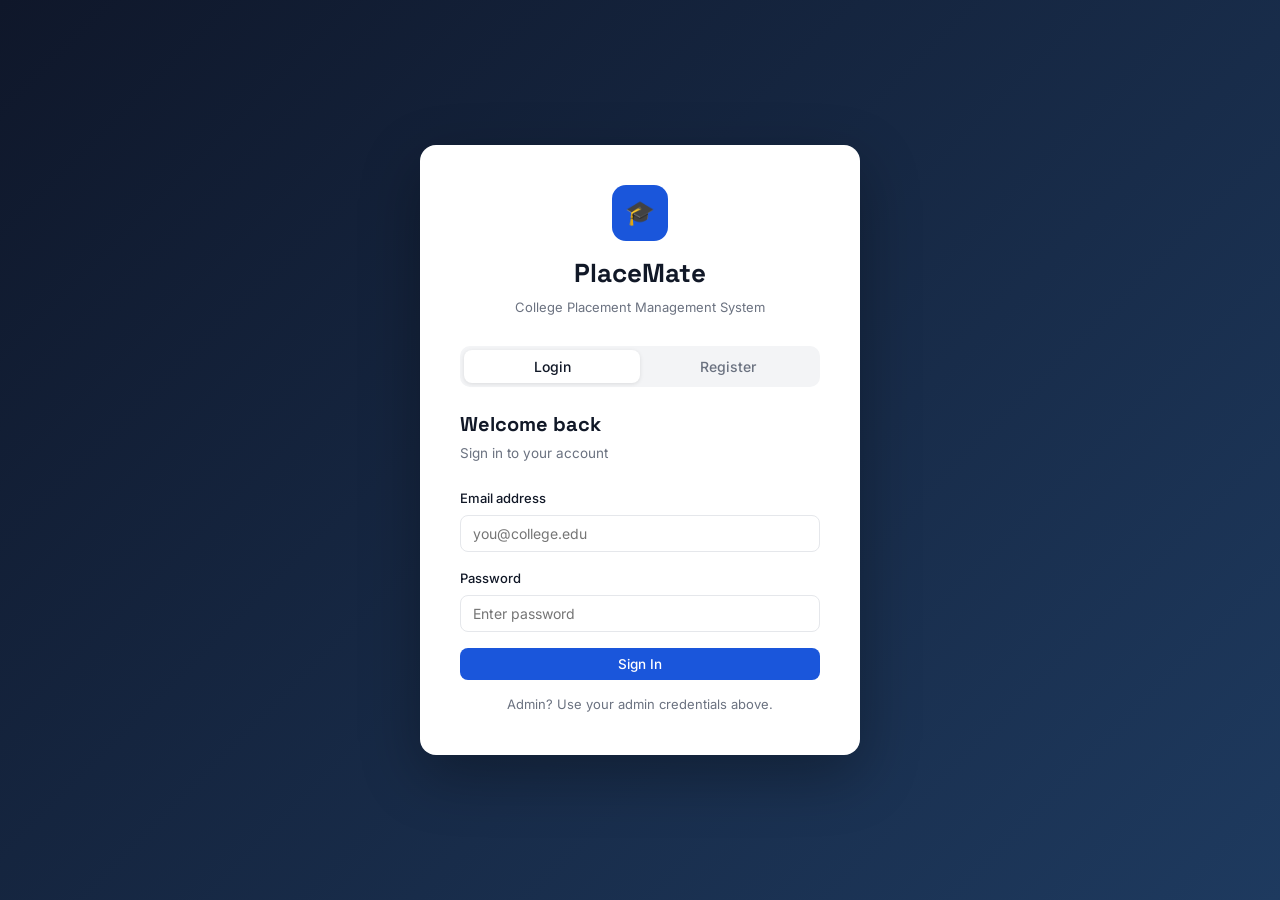
<file: index.html>
<!DOCTYPE html>
<html lang="en">
<head>
    <meta charset="UTF-8">
    <meta name="viewport" content="width=device-width, initial-scale=1.0">
    <title>PlaceMate — Login</title>
    <link rel="stylesheet" href="css/style.css">
    <style>
        .tab-bar {
            display: flex;
            background: #f3f4f6;
            border-radius: 10px;
            padding: 4px;
            margin-bottom: 24px;
        }
        .tab-btn {
            flex: 1; padding: 8px;
            border: none; background: none;
            border-radius: 8px; font-size: 14px;
            font-family: inherit; font-weight: 500;
            cursor: pointer; color: var(--text-muted);
            transition: all .15s;
        }
        .tab-btn.active {
            background: var(--surface);
            color: var(--text);
            box-shadow: 0 1px 4px rgba(0,0,0,.1);
        }
        .tab-pane { display: none; }
        .tab-pane.active { display: block; }
    </style>
</head>
<body>
<div class="auth-page">
    <div class="auth-card">
        <div class="auth-logo">
            <div class="logo-icon">🎓</div>
            <div class="brand-name">PlaceMate</div>
            <div class="brand-sub">College Placement Management System</div>
        </div>

        <!-- Tab Bar -->
        <div class="tab-bar">
            <button class="tab-btn active" onclick="switchTab('login')">Login</button>
            <button class="tab-btn" onclick="switchTab('register')">Register</button>
        </div>

        <!-- Login Tab -->
        <div class="tab-pane active" id="tab-login">
            <h2>Welcome back</h2>
            <p class="sub">Sign in to your account</p>
            <form id="login-form">
                <div class="form-group">
                    <label>Email address</label>
                    <input type="email" id="login-email" placeholder="you@college.edu" required>
                </div>
                <div class="form-group">
                    <label>Password</label>
                    <input type="password" id="login-password" placeholder="Enter password" required>
                </div>
                <button type="submit" class="btn btn-primary" style="width:100%;justify-content:center;">
                    Sign In
                </button>
            </form>
            <div style="margin-top:14px;text-align:center;font-size:13px;color:var(--text-muted);">
                Admin? Use your admin credentials above.
            </div>
        </div>

        <!-- Register Tab (Students only) -->
        <div class="tab-pane" id="tab-register">
            <h2>Create account</h2>
            <p class="sub">Register as a student</p>
            <form id="register-form">
                <div class="form-row">
                    <div class="form-group">
                        <label>Full Name</label>
                        <input type="text" id="reg-name" placeholder="Your full name" required>
                    </div>
                    <div class="form-group">
                        <label>Roll Number</label>
                        <input type="text" id="reg-roll" placeholder="22ECE001" required>
                    </div>
                </div>
                <div class="form-group">
                    <label>Email address</label>
                    <input type="email" id="reg-email" placeholder="you@college.edu" required>
                </div>
                <div class="form-group">
                    <label>Password</label>
                    <input type="password" id="reg-password" placeholder="Create a password" required>
                </div>
                <div class="form-row">
                    <div class="form-group">
                        <label>Branch</label>
                        <select id="reg-branch" required>
                            <option value="">Select branch</option>
                            <option>CSE</option>
                            <option>ECE</option>
                            <option>EEE</option>
                            <option>ME</option>
                            <option>CE</option>
                            <option>IT</option>
                        </select>
                    </div>
                    <div class="form-group">
                        <label>Year</label>
                        <select id="reg-year" required>
                            <option value="">Select year</option>
                            <option>1st Year</option>
                            <option>2nd Year</option>
                            <option>3rd Year</option>
                            <option>4th Year</option>
                        </select>
                    </div>
                </div>
                <button type="submit" class="btn btn-primary" style="width:100%;justify-content:center;">
                    Create Account
                </button>
            </form>
        </div>
    </div>
</div>

<script src="js/api.js"></script>
<script>
    // Redirect if already logged in
    if (isLoggedIn()) {
        const role = getRole();
        window.location.href = role === 'ADMIN' ? 'pages/admin-dashboard.html' : 'pages/student-dashboard.html';
    }

    function switchTab(tab) {
        document.querySelectorAll('.tab-btn').forEach((b, i) =>
            b.classList.toggle('active', (tab === 'login' && i === 0) || (tab === 'register' && i === 1)));
        document.querySelectorAll('.tab-pane').forEach(p => p.classList.remove('active'));
        document.getElementById('tab-' + tab).classList.add('active');
    }

    document.getElementById('login-form').addEventListener('submit', async (e) => {
        e.preventDefault();
        const btn = e.target.querySelector('button');
        btn.disabled = true; btn.textContent = 'Signing in…';
        try {
            const data = await Auth.login(
                document.getElementById('login-email').value,
                document.getElementById('login-password').value
            );
            saveAuth(data);
            showToast('Welcome back!', 'success');
            setTimeout(() => {
                window.location.href = data.role === 'ADMIN'
                    ? 'pages/admin-dashboard.html'
                    : 'pages/student-dashboard.html';
            }, 600);
        } catch (err) {
            showToast(err.message, 'error');
            btn.disabled = false; btn.textContent = 'Sign In';
        }
    });

    document.getElementById('register-form').addEventListener('submit', async (e) => {
        e.preventDefault();
        const btn = e.target.querySelector('button');
        btn.disabled = true; btn.textContent = 'Creating account…';
        try {
            const data = await Auth.register({
                fullName:   document.getElementById('reg-name').value,
                rollNumber: document.getElementById('reg-roll').value,
                email:      document.getElementById('reg-email').value,
                password:   document.getElementById('reg-password').value,
                branch:     document.getElementById('reg-branch').value,
                year:       document.getElementById('reg-year').value,
            });
            saveAuth(data);
            showToast('Account created!', 'success');
            setTimeout(() => window.location.href = 'pages/student-dashboard.html', 600);
        } catch (err) {
            showToast(err.message, 'error');
            btn.disabled = false; btn.textContent = 'Create Account';
        }
    });
</script>
</body>
</html>
</file>
<file: css/style.css>
@import url('https://fonts.googleapis.com/css2?family=Inter:wght@300;400;500;600;700&family=Space+Grotesk:wght@500;600;700&display=swap');

:root {
    --primary: #1a56db;
    --primary-dark: #1341a8;
    --primary-light: #ebf0fe;
    --success: #0e9f6e;
    --warning: #d97706;
    --danger: #e02424;
    --shortlisted: #6366f1;
    --selected: #0e9f6e;
    --rejected: #e02424;
    --applied: #1a56db;
    --bg: #f5f7fa;
    --surface: #ffffff;
    --border: #e5e7eb;
    --text: #111827;
    --text-muted: #6b7280;
    --sidebar-bg: #0f172a;
    --sidebar-text: #94a3b8;
    --sidebar-active: #1a56db;
    --radius: 10px;
    --shadow: 0 1px 3px rgba(0,0,0,.08), 0 4px 12px rgba(0,0,0,.06);
}

* { box-sizing: border-box; margin: 0; padding: 0; }

body {
    font-family: 'Inter', sans-serif;
    background: var(--bg);
    color: var(--text);
    font-size: 14px;
    line-height: 1.6;
}

h1, h2, h3, h4 { font-family: 'Space Grotesk', sans-serif; line-height: 1.3; }

a { color: var(--primary); text-decoration: none; }

/* ── Layout ──────────────────────────────────────────────── */
.app-layout {
    display: flex;
    min-height: 100vh;
}

.sidebar {
    width: 240px;
    background: var(--sidebar-bg);
    position: fixed;
    top: 0; left: 0; bottom: 0;
    display: flex;
    flex-direction: column;
    z-index: 100;
    overflow-y: auto;
}

.sidebar-logo {
    padding: 24px 20px 20px;
    border-bottom: 1px solid rgba(255,255,255,.06);
}

.sidebar-logo .brand {
    font-family: 'Space Grotesk', sans-serif;
    font-size: 20px;
    font-weight: 700;
    color: #fff;
    display: flex;
    align-items: center;
    gap: 10px;
}

.sidebar-logo .brand-dot {
    width: 28px; height: 28px;
    background: var(--primary);
    border-radius: 8px;
    display: flex; align-items: center; justify-content: center;
    font-size: 14px;
}

.sidebar-role {
    font-size: 11px;
    color: var(--sidebar-text);
    margin-top: 4px;
    text-transform: uppercase;
    letter-spacing: .5px;
}

.sidebar-nav {
    padding: 12px 12px;
    flex: 1;
}

.sidebar-nav .nav-section {
    font-size: 10px;
    text-transform: uppercase;
    letter-spacing: 1px;
    color: #475569;
    padding: 16px 8px 6px;
    font-weight: 600;
}

.sidebar-nav a {
    display: flex;
    align-items: center;
    gap: 10px;
    padding: 9px 10px;
    border-radius: 8px;
    color: var(--sidebar-text);
    font-size: 13.5px;
    font-weight: 500;
    transition: all .15s;
    margin-bottom: 2px;
}

.sidebar-nav a:hover {
    background: rgba(255,255,255,.06);
    color: #fff;
}

.sidebar-nav a.active {
    background: var(--primary);
    color: #fff;
}

.sidebar-nav a .icon { width: 18px; text-align: center; font-size: 16px; }

.sidebar-bottom {
    padding: 12px;
    border-top: 1px solid rgba(255,255,255,.06);
}

.sidebar-bottom .user-info {
    display: flex; align-items: center; gap: 10px;
    padding: 8px 10px; border-radius: 8px;
    color: var(--sidebar-text);
    font-size: 13px;
}

.sidebar-bottom .avatar {
    width: 32px; height: 32px; border-radius: 50%;
    background: var(--primary);
    display: flex; align-items: center; justify-content: center;
    color: #fff; font-weight: 700; font-size: 13px;
    flex-shrink: 0;
}

.sidebar-bottom .logout-btn {
    display: flex; align-items: center; gap: 8px;
    padding: 8px 10px; border-radius: 8px;
    color: #e74c3c; cursor: pointer;
    font-size: 13.5px; font-weight: 500;
    transition: background .15s;
    margin-top: 4px;
}

.sidebar-bottom .logout-btn:hover { background: rgba(231,76,60,.1); }

.main-content {
    margin-left: 240px;
    flex: 1;
    display: flex;
    flex-direction: column;
}

.topbar {
    background: var(--surface);
    border-bottom: 1px solid var(--border);
    padding: 0 28px;
    height: 60px;
    display: flex; align-items: center; justify-content: space-between;
    position: sticky; top: 0; z-index: 50;
}

.topbar-title { font-size: 17px; font-weight: 600; }

.topbar-actions { display: flex; align-items: center; gap: 12px; }

.page-body { padding: 28px; }

/* ── Cards ───────────────────────────────────────────────── */
.card {
    background: var(--surface);
    border-radius: var(--radius);
    box-shadow: var(--shadow);
    border: 1px solid var(--border);
}

.card-header {
    padding: 16px 20px;
    border-bottom: 1px solid var(--border);
    display: flex; align-items: center; justify-content: space-between;
}

.card-header h3 { font-size: 15px; font-weight: 600; }

.card-body { padding: 20px; }

.stats-grid {
    display: grid;
    grid-template-columns: repeat(auto-fit, minmax(180px, 1fr));
    gap: 16px;
    margin-bottom: 24px;
}

.stat-card {
    background: var(--surface);
    border-radius: var(--radius);
    padding: 20px;
    border: 1px solid var(--border);
    box-shadow: var(--shadow);
}

.stat-card .stat-label {
    font-size: 12px;
    color: var(--text-muted);
    font-weight: 500;
    text-transform: uppercase;
    letter-spacing: .5px;
}

.stat-card .stat-value {
    font-family: 'Space Grotesk', sans-serif;
    font-size: 28px;
    font-weight: 700;
    margin-top: 4px;
    color: var(--text);
}

.stat-card .stat-icon {
    font-size: 22px;
    margin-bottom: 8px;
}

/* ── Buttons ──────────────────────────────────────────────── */
.btn {
    display: inline-flex; align-items: center; gap: 6px;
    padding: 8px 16px;
    border-radius: 8px;
    font-size: 13.5px;
    font-weight: 500;
    border: none;
    cursor: pointer;
    transition: all .15s;
    font-family: inherit;
}

.btn-primary { background: var(--primary); color: #fff; }
.btn-primary:hover { background: var(--primary-dark); }

.btn-outline {
    background: transparent;
    color: var(--primary);
    border: 1.5px solid var(--primary);
}
.btn-outline:hover { background: var(--primary-light); }

.btn-danger { background: var(--danger); color: #fff; }
.btn-danger:hover { background: #b91c1c; }

.btn-success { background: var(--success); color: #fff; }
.btn-sm { padding: 5px 11px; font-size: 12.5px; }
.btn:disabled { opacity: .5; cursor: not-allowed; }

/* ── Tables ──────────────────────────────────────────────── */
.table-wrap { overflow-x: auto; }

table { width: 100%; border-collapse: collapse; }

th {
    text-align: left;
    padding: 11px 14px;
    font-size: 12px;
    font-weight: 600;
    text-transform: uppercase;
    letter-spacing: .5px;
    color: var(--text-muted);
    background: #f9fafb;
    border-bottom: 1px solid var(--border);
}

td {
    padding: 13px 14px;
    border-bottom: 1px solid var(--border);
    font-size: 13.5px;
    color: var(--text);
}

tr:last-child td { border-bottom: none; }
tr:hover td { background: #fafafa; }

/* ── Badges ──────────────────────────────────────────────── */
.badge {
    display: inline-flex; align-items: center;
    padding: 3px 10px;
    border-radius: 20px;
    font-size: 12px;
    font-weight: 600;
}

.badge-applied   { background: #dbeafe; color: #1d4ed8; }
.badge-shortlisted { background: #ede9fe; color: #5b21b6; }
.badge-selected  { background: #d1fae5; color: #065f46; }
.badge-rejected  { background: #fee2e2; color: #991b1b; }
.badge-open      { background: #d1fae5; color: #065f46; }
.badge-closed    { background: #f3f4f6; color: #6b7280; }
.badge-placed    { background: #d1fae5; color: #065f46; }
.badge-not-placed { background: #f3f4f6; color: #6b7280; }

/* ── Forms ───────────────────────────────────────────────── */
.form-group { margin-bottom: 16px; }

label {
    display: block;
    font-size: 13px;
    font-weight: 500;
    color: var(--text);
    margin-bottom: 6px;
}

input, select, textarea {
    width: 100%;
    padding: 9px 12px;
    border: 1.5px solid var(--border);
    border-radius: 8px;
    font-size: 14px;
    font-family: inherit;
    color: var(--text);
    background: var(--surface);
    transition: border-color .15s;
    outline: none;
}

input:focus, select:focus, textarea:focus {
    border-color: var(--primary);
    box-shadow: 0 0 0 3px rgba(26,86,219,.12);
}

textarea { resize: vertical; min-height: 90px; }

.form-row { display: grid; grid-template-columns: 1fr 1fr; gap: 16px; }

/* ── Job Cards ───────────────────────────────────────────── */
.jobs-grid {
    display: grid;
    grid-template-columns: repeat(auto-fill, minmax(320px, 1fr));
    gap: 16px;
}

.job-card {
    background: var(--surface);
    border-radius: var(--radius);
    border: 1px solid var(--border);
    padding: 20px;
    box-shadow: var(--shadow);
    display: flex;
    flex-direction: column;
    gap: 12px;
    transition: box-shadow .15s;
}

.job-card:hover { box-shadow: 0 4px 20px rgba(0,0,0,.1); }

.job-card-header { display: flex; align-items: flex-start; gap: 12px; }

.company-logo {
    width: 44px; height: 44px;
    border-radius: 10px;
    background: var(--primary-light);
    display: flex; align-items: center; justify-content: center;
    font-size: 18px;
    flex-shrink: 0;
    overflow: hidden;
}

.company-logo img { width: 100%; height: 100%; object-fit: contain; }

.job-meta { flex: 1; }
.job-meta h4 { font-size: 15px; font-weight: 600; margin-bottom: 2px; }
.job-meta .company-name { font-size: 13px; color: var(--text-muted); }

.job-tags { display: flex; flex-wrap: wrap; gap: 6px; }

.tag {
    background: var(--bg);
    border: 1px solid var(--border);
    border-radius: 6px;
    padding: 3px 9px;
    font-size: 12px;
    color: var(--text-muted);
}

.job-footer {
    display: flex; align-items: center; justify-content: space-between;
    margin-top: 4px;
}

.ctc { font-size: 15px; font-weight: 700; color: var(--success); }

/* ── Auth Pages ──────────────────────────────────────────── */
.auth-page {
    min-height: 100vh;
    display: flex;
    align-items: center;
    justify-content: center;
    background: linear-gradient(135deg, #0f172a 0%, #1e3a5f 100%);
    padding: 20px;
}

.auth-card {
    background: var(--surface);
    border-radius: 16px;
    padding: 40px;
    width: 100%;
    max-width: 440px;
    box-shadow: 0 20px 60px rgba(0,0,0,.3);
}

.auth-logo {
    text-align: center;
    margin-bottom: 28px;
}

.auth-logo .brand-name {
    font-family: 'Space Grotesk', sans-serif;
    font-size: 26px;
    font-weight: 700;
    color: var(--text);
}

.auth-logo .brand-sub {
    font-size: 13px;
    color: var(--text-muted);
    margin-top: 2px;
}

.auth-logo .logo-icon {
    width: 56px; height: 56px;
    background: var(--primary);
    border-radius: 14px;
    display: flex; align-items: center; justify-content: center;
    font-size: 24px;
    margin: 0 auto 12px;
}

.auth-card h2 {
    font-size: 20px;
    margin-bottom: 6px;
}

.auth-card p.sub {
    font-size: 13.5px;
    color: var(--text-muted);
    margin-bottom: 24px;
}

.auth-switch {
    text-align: center;
    margin-top: 20px;
    font-size: 13.5px;
    color: var(--text-muted);
}

/* ── Modal ───────────────────────────────────────────────── */
.modal-overlay {
    position: fixed; inset: 0;
    background: rgba(0,0,0,.45);
    z-index: 200;
    display: flex; align-items: center; justify-content: center;
    padding: 20px;
    opacity: 0; pointer-events: none;
    transition: opacity .2s;
}

.modal-overlay.active { opacity: 1; pointer-events: all; }

.modal {
    background: var(--surface);
    border-radius: 14px;
    width: 100%;
    max-width: 560px;
    max-height: 90vh;
    overflow-y: auto;
    box-shadow: 0 24px 60px rgba(0,0,0,.2);
    transform: translateY(10px);
    transition: transform .2s;
}

.modal-overlay.active .modal { transform: translateY(0); }

.modal-header {
    padding: 20px 24px 16px;
    border-bottom: 1px solid var(--border);
    display: flex; align-items: center; justify-content: space-between;
}

.modal-header h3 { font-size: 16px; font-weight: 600; }

.modal-close {
    background: none; border: none; font-size: 20px;
    cursor: pointer; color: var(--text-muted);
    line-height: 1; padding: 2px;
}

.modal-body { padding: 20px 24px; }
.modal-footer {
    padding: 16px 24px;
    border-top: 1px solid var(--border);
    display: flex; justify-content: flex-end; gap: 10px;
}

/* ── Toast ───────────────────────────────────────────────── */
#toast-container {
    position: fixed;
    bottom: 24px; right: 24px;
    z-index: 9999;
    display: flex; flex-direction: column; gap: 8px;
}

.toast {
    background: #1f2937;
    color: #fff;
    padding: 12px 18px;
    border-radius: 10px;
    font-size: 13.5px;
    min-width: 240px;
    display: flex; align-items: center; gap: 10px;
    box-shadow: 0 4px 16px rgba(0,0,0,.2);
    animation: slideIn .2s ease;
}

.toast.success { border-left: 4px solid var(--success); }
.toast.error   { border-left: 4px solid var(--danger); }
.toast.info    { border-left: 4px solid var(--primary); }

@keyframes slideIn {
    from { transform: translateX(20px); opacity: 0; }
    to   { transform: translateX(0); opacity: 1; }
}

/* ── Utilities ───────────────────────────────────────────── */
.empty-state {
    text-align: center;
    padding: 48px 24px;
    color: var(--text-muted);
}

.empty-state .empty-icon { font-size: 40px; margin-bottom: 12px; }
.empty-state p { font-size: 14px; }

.loader {
    text-align: center;
    padding: 32px;
    color: var(--text-muted);
    font-size: 13px;
}

.search-bar {
    display: flex; align-items: center; gap: 10px;
    background: var(--bg);
    border: 1.5px solid var(--border);
    border-radius: 8px;
    padding: 7px 12px;
}

.search-bar input {
    border: none; background: none; padding: 0;
    font-size: 14px; flex: 1;
}

.search-bar input:focus { box-shadow: none; }

@media (max-width: 768px) {
    .sidebar { transform: translateX(-100%); }
    .main-content { margin-left: 0; }
    .form-row { grid-template-columns: 1fr; }
    .stats-grid { grid-template-columns: 1fr 1fr; }
    .jobs-grid { grid-template-columns: 1fr; }
}
</file>
